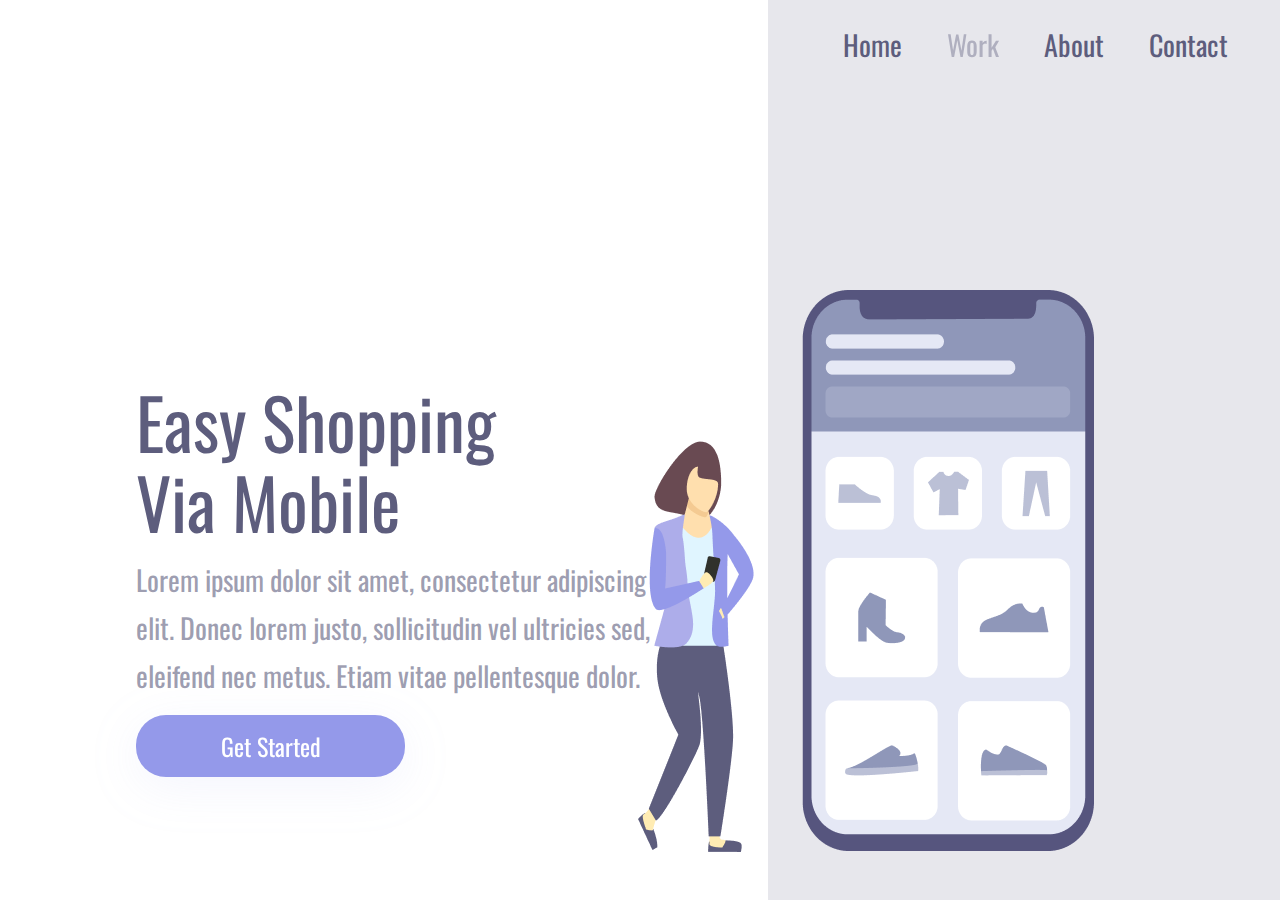
<file: projeto reponsi/index.html>
<!DOCTYPE html>
<html lang="pt-br">

<head>
    <meta charset="UTF-8">
    <meta name="viewport" content="width=device-width, initial-scale=1.0">
    <link rel="preconnect" href="https://fonts.googleapis.com">
    <link rel="preconnect" href="https://fonts.gstatic.com" crossorigin>
    <link href="https://fonts.googleapis.com/css2?family=Oswald:wght@200..700&display=swap" rel="stylesheet">
    <link rel="stylesheet" href="./styles.css">
    <title>reposividade</title>
</head>

<body>
    <div class="caixa">
    <section class="caixa-1">
        <h1>Easy Shopping
            Via Mobile</h1>

        <p>Lorem ipsum dolor sit amet, consectetur adipiscing
            elit. Donec lorem justo, sollicitudin vel ultricies sed,
            eleifend nec metus. Etiam vitae pellentesque dolor. </p>
        <button>Get Started</button>
    </section>
    <section class="caixa-2">
        <header>
            <a class="links">Home</a>
            <a class="links">Work</a>
            <a class="links">About</a>
            <a class="links">Contact</a>
        </header>
        <img src="./Illustration-3-3.png" alt="girl-fonecell">
    </section>
    </div>
</body>

</html>
</file>
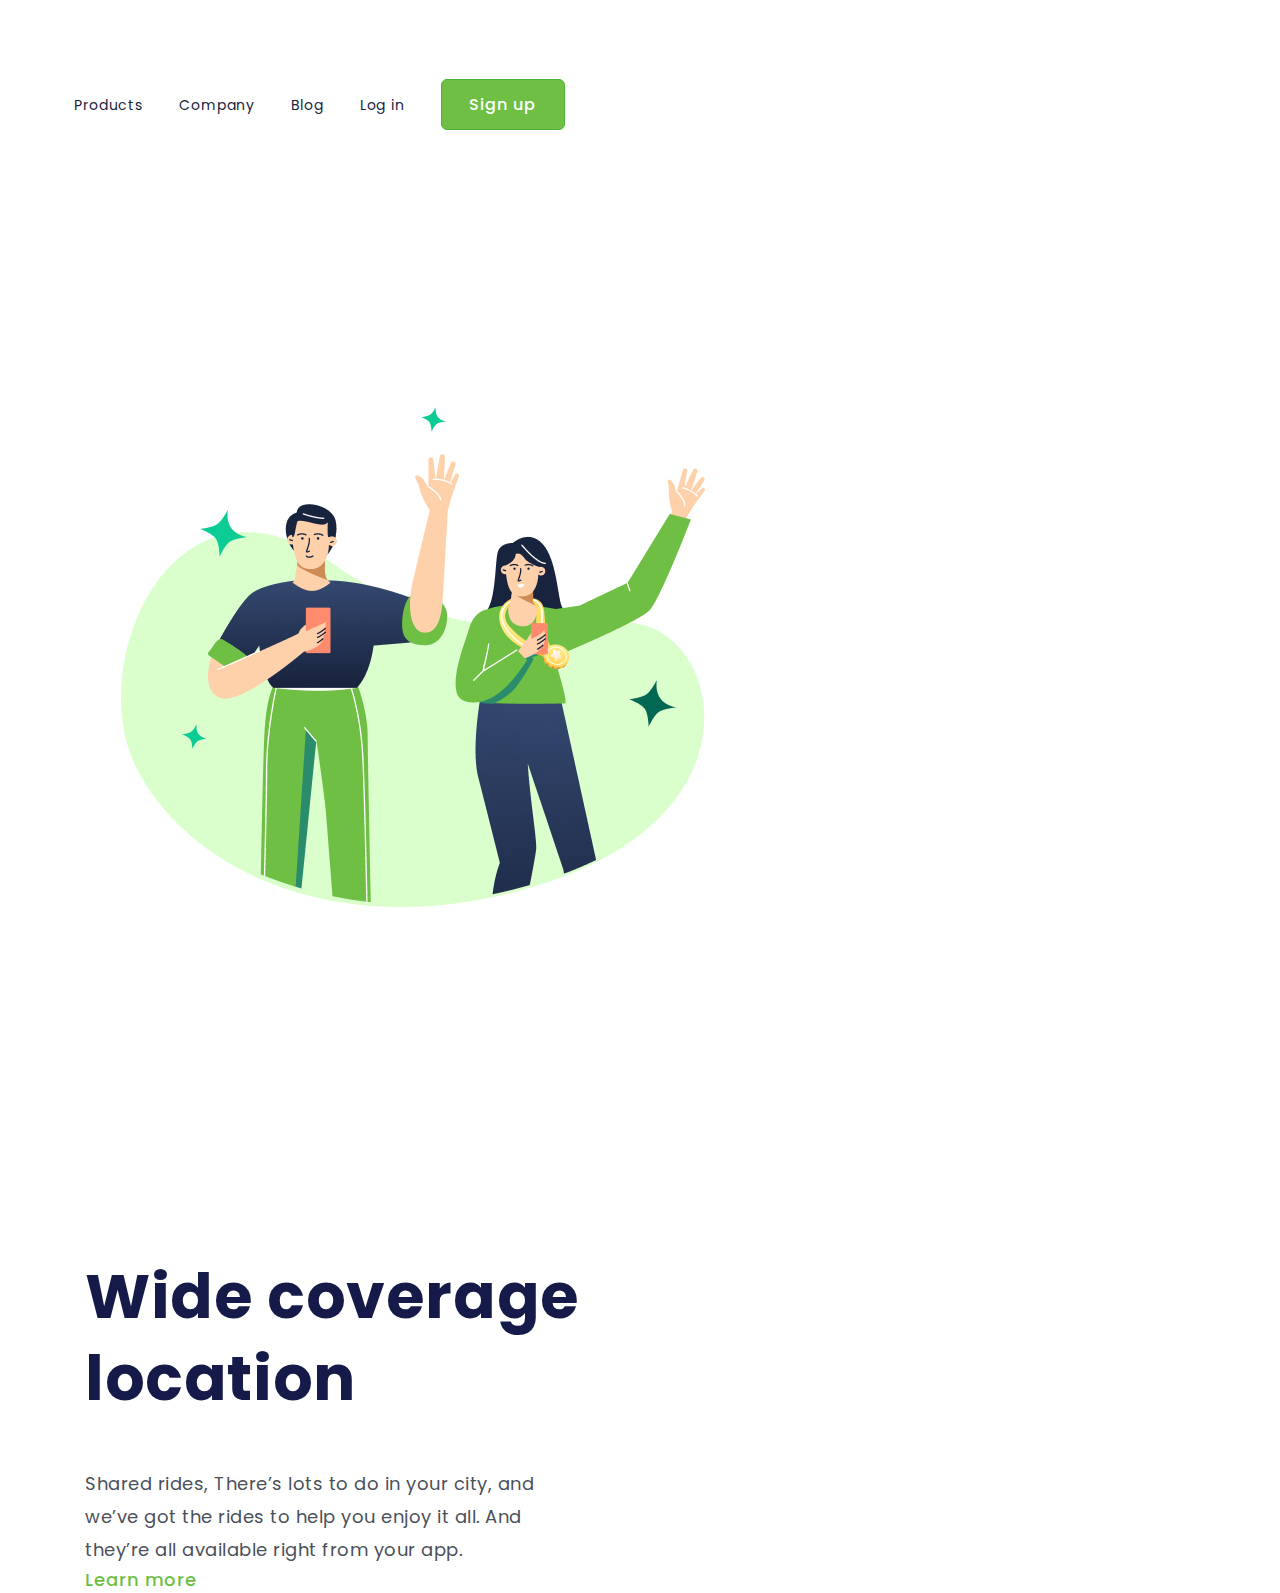
<file: projeto-2/index.html>
<!DOCTYPE html>
<html lang="pt-br">

<head>
    <meta charset="UTF-8">
    <meta name="viewport" content="width=device-width, initial-scale=1.0">
    <link rel="stylesheet" href="./stayles.css">
    <link rel="preconnect" href="https://fonts.googleapis.com">
<link rel="preconnect" href="https://fonts.gstatic.com" crossorigin>
<link href="https://fonts.googleapis.com/css2?family=Montserrat:ital,wght@0,100..900;1,100..900&family=Poppins:ital,wght@0,100;0,200;0,300;0,400;0,500;0,600;0,700;0,800;0,900;1,100;1,200;1,300;1,400;1,500;1,600;1,700;1,800;1,900&display=swap" rel="stylesheet">
    <title>projeto-2</title>
</head>

<body>
    <header>
        <a class="links">Products</a>
        <a class="links">Company</a>
        <a class="links">Blog</a>
        <a class="links">Log in</a>
        <button>Sign up</button>
    </header>
    <div>
<img src="./(Positive) Congratulation You get 40 point for your ride.png" alt="logo imagem">
<section>
<h1>Wide coverage 
location</h1>
<p>Shared rides, There’s lots to do in your city, and we’ve got the rides to help you enjoy it all. And they’re all available right from your app.</p>
<a>Learn more</a>
</section>


    </div>

</body>

</html>
</file>
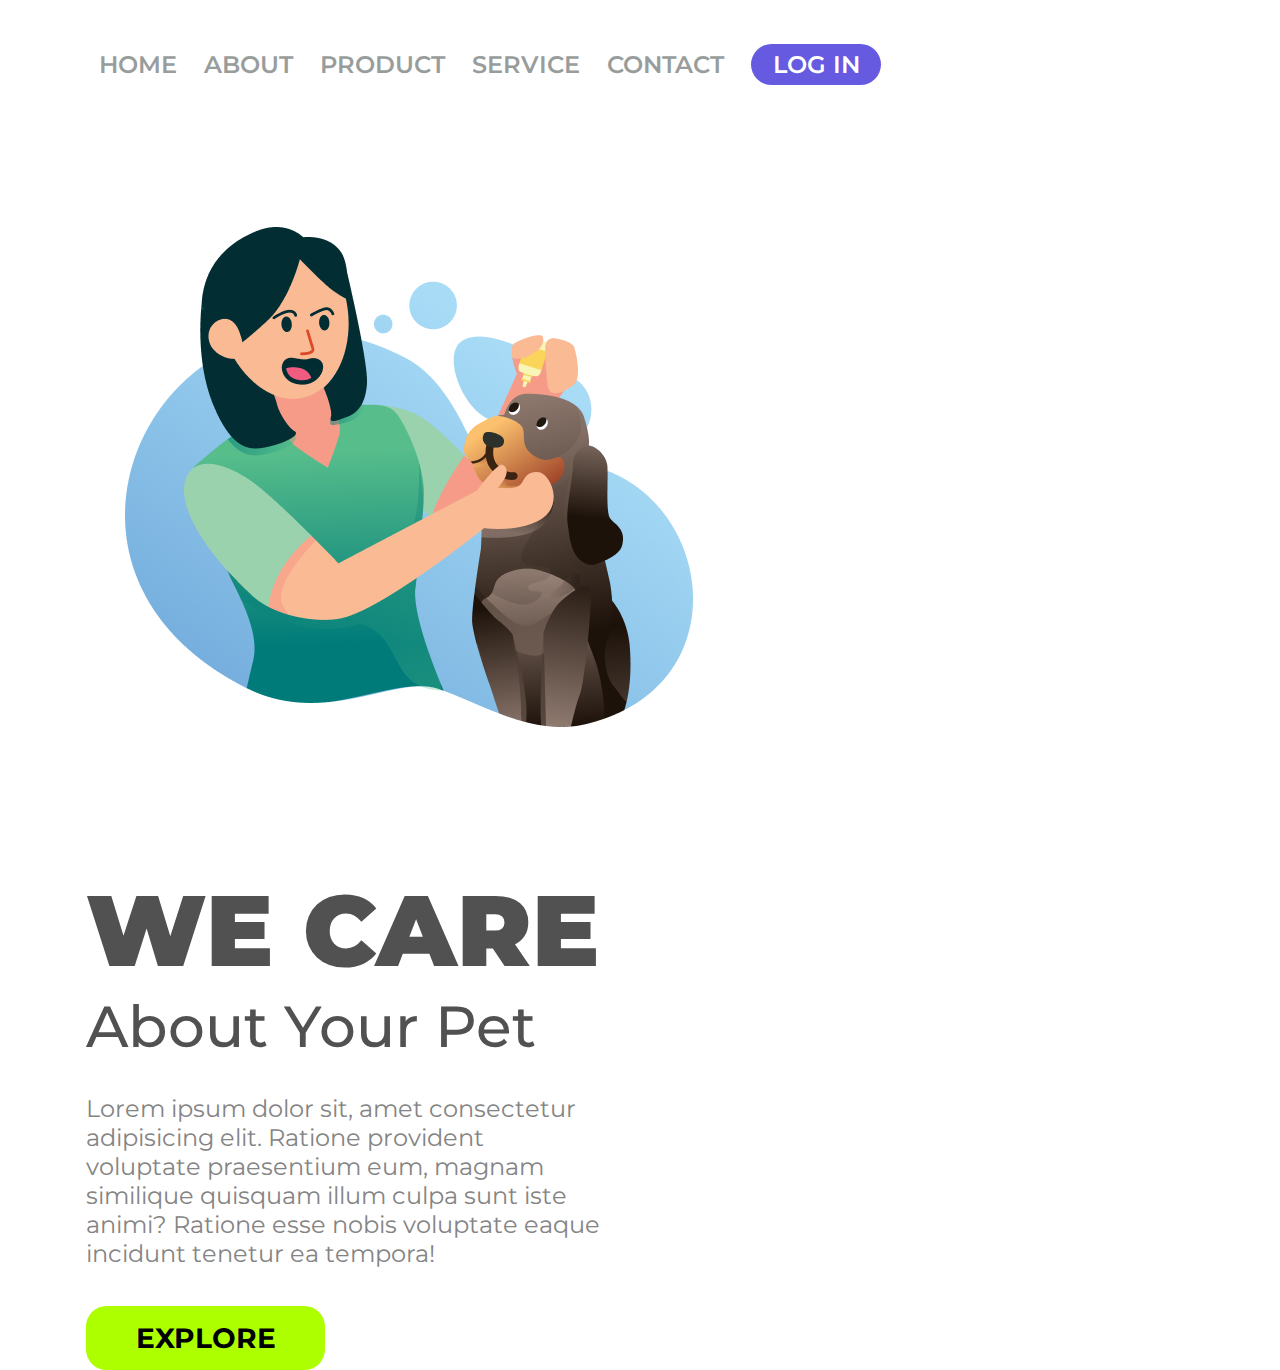
<file: projeto/index.html>
<!DOCTYPE html>
<html lang="pt-br">

<head>
    <meta charset="UTF-8">
    <meta name="viewport" content="width=device-width, initial-scale=1.0">
    <link rel="preconnect" href="https://fonts.googleapis.com">
    <link rel="preconnect" href="https://fonts.gstatic.com" crossorigin>
    <link href="https://fonts.googleapis.com/css2?family=Montserrat:ital,wght@0,100..900;1,100..900&display=swap"
        rel="stylesheet">
    <link rel="stylesheet" href="./styles.css">
    <title>Projeto-we care</title>
</head>

<body>

    <header>
        <a>HOME</a>
        <a>ABOUT</a>
        <a>PRODUCT</a>
        <a>SERVICE</a>
        <a>CONTACT</a>
        <button class="button-1">LOG IN</button>

    </header>

    <div>

        <img src="./Illustration 2.png">

   <section>
    
    <h1>WE CARE</h1>

    <h2>About Your Pet</h2>

    <p>Lorem ipsum dolor sit, amet consectetur adipisicing elit. Ratione provident voluptate praesentium eum, magnam
        similique quisquam illum culpa sunt iste animi? Ratione esse nobis voluptate eaque incidunt tenetur ea tempora!
    </p>

    <button>EXPLORE</button>
    </section>
</div>
</body>

</html>
</file>
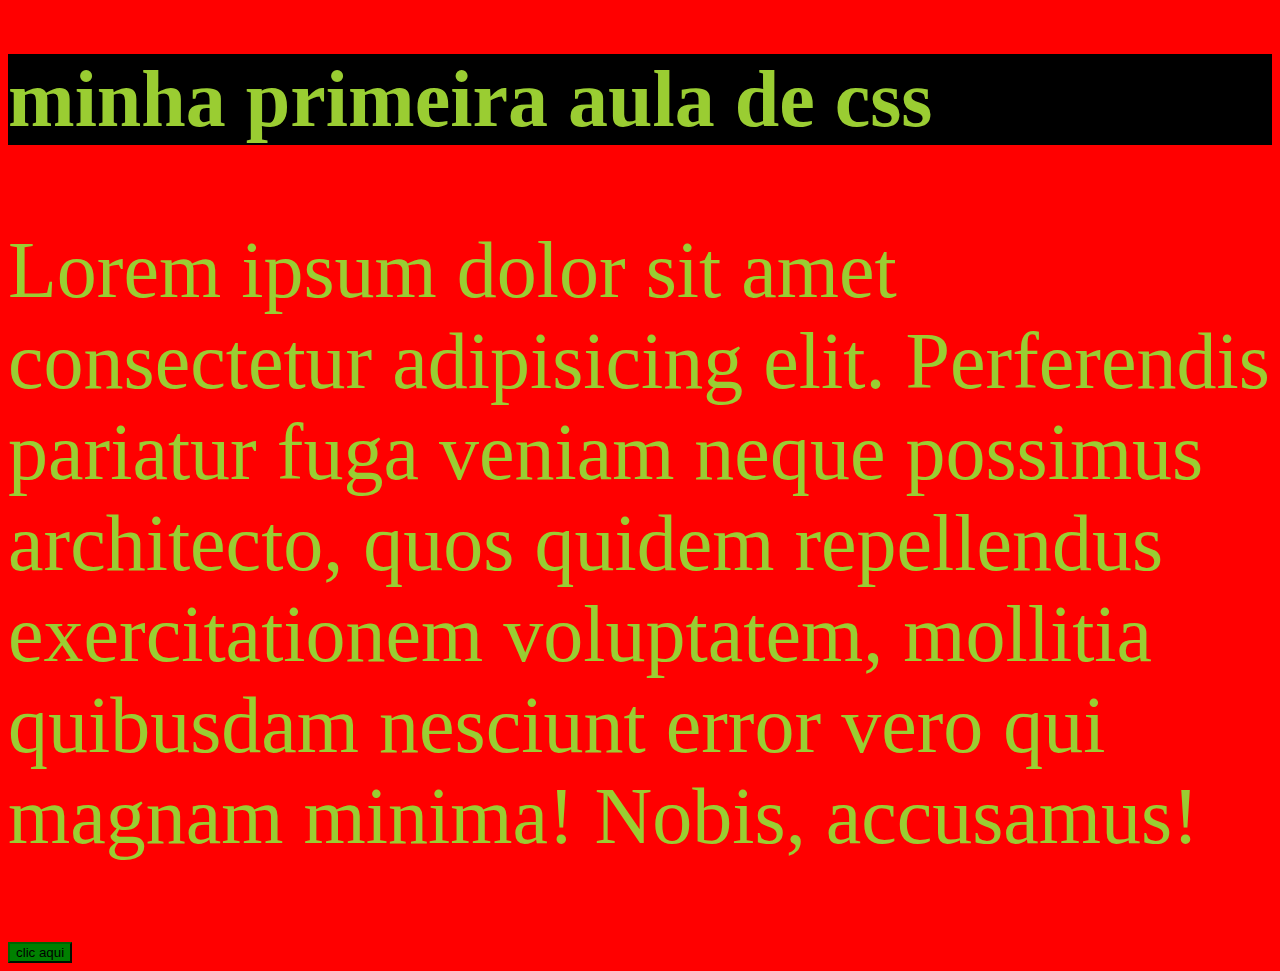
<file: sla/index.html>
<!DOCTYPE html>
<html lang="pt-br">

<head>
    <meta charset="UTF-8">
    <meta name="viewport" content="width=device-width, initial-scale=1.0">
    <link rel="stylesheet" href="./styles.css">
    <title>Document</title>
</head>

<body>
    <h1 class="mel">minha primeira aula de css</h1>
    <P class="mel">Lorem ipsum dolor sit amet consectetur adipisicing elit. Perferendis pariatur fuga veniam neque
        possimus
        architecto, quos quidem repellendus exercitationem voluptatem, mollitia quibusdam nesciunt error vero qui magnam
        minima! Nobis, accusamus!</P>
    <button>clic aqui</button>


</body>

</html>
</file>
<file: projeto reponsi/styles.css>
* {
    font-family: Oswald;
    box-sizing: border-box;
    margin: 0;
    padding: 0;


}

.caixa {
    height: 100vh;
    width: 100vw;
}

.caixa-1 {
    display: inline-block;
    width: 60%;
}

.caixa-2 {
    display: inline-block;
    background-color: rgba(93, 93, 125, 0.15);
    height: 100vh;
    width: 40%;
    position: absolute;


}

img {
    position: relative;
    top: 25%;
    right: 130px;
}

h1 {
    color: #5D5D7D;
    font-size: 70px;
    ;
    font-weight: 400;
    line-height: 80px;
    width: 368px;
    height: 160px;
    margin: 381px 0 0 136px;
}

p {
    color: rgba(93, 93, 125, 0.6);
    font-size: 28px;
    font-weight: 400;
    line-height: 48px;
    width: 540px;
    height: 144px;
    margin: 15px 0 0 136px;
}

button {
    width: 269px;
    height: 62px;
    background-color: #9499EA;
    ;
    border-radius: 30px;
    border: none;
    filter: drop-shadow(0 10px 24px rgba(148, 153, 234, 0.10));
    color: #FFF;
    font-size: 24px;
    font-weight: 400;
    margin: 15px 0 0 136px;
    cursor: pointer;
}

button:hover {
    opacity: .8;
}

button:active {
    opacity: .5;
}

header {
    margin: 24px 0 0 34px;
}

.links {
    margin-left: 41px;
    color: #5D5D7D;
    font-size: 28px;
    font-weight: 400;
    cursor: pointer;
}

a:nth-child(2) {
    opacity: .4;
}

a:hover {
    opacity: .4;
}

a:active {
    opacity: .8;
}

@media screen and (max-width: 900px) {
    .caixa-1 {
        width: 100%;
        height: 50%;
        padding: 0;
        margin: 0;
    }

    .caixa-2 {
        display: block;
        height: auto;
        width: 100%;
        position: static;
        padding: 40px;
    }

    img {
        position: static;
        width: 90%;
    }

    header {
        display: none;
    }

    h1 {
        font-size: 36px;
        font-weight: 400;
        line-height: 52px;
        width: auto;
        height: auto;
        margin: 58px 50px 0px 50px;
        text-align: center;

    }

    p {
        text-align: center;
        font-size: 14px;
        font-weight: 400;
        line-height: 24px;
        width: auto;
        margin:15px 40px 0px 40px ;
    }
    button{
font-size: 24px;
font-weight: 400;

margin: 0px auto;
display: block;
    }































}
</file>
<file: projeto-2/stayles.css>
* {
    font-family: Poppins;
    padding: 0;
    margin: 0;
    box-sizing: border-box;

}

header {
    margin: 47px 0 0 42px;

}

.links {
    margin: 0 0 0 32px;
    color: #17233D;
    font-size: 14px;
    font-weight: 400;
    letter-spacing: 0.875px;
    cursor: pointer;

}

button {
    margin: 32px 0 0 32px;
    width: 124px;
    height: 51px;
    border-radius: 6px;
    border: 1px solid #4CB538;
    background: #6FBF44;
    color: #FFF;
    font-size: 16px;
    font-weight: 500;
    letter-spacing: 1px;
    cursor: pointer;
}

img {
    margin: 277px 0 0 121px;
display: inline-block;
}

h1 {
    color: #161A49;
    font-size: 62px;
    font-weight: 700;
    line-height: 82px;
    letter-spacing: 0.596px;
    width: 582px;
    height: 164px;
    margin: 342px 0 0 85px;
}
p{
color: #4B505A;
font-size: 18px;
font-weight: 400;
line-height: 33px;
letter-spacing: 0.5px;
width: 493px;
height: 99px;
margin: 47px 0 0 85px;
}
a{
color: #6FBF44;
font-size: 18px;
font-weight: 500;
letter-spacing: 1px;
margin: 201px 0 0 85px;
cursor: pointer;

}
section{
    display: inline-block;
}
</file>
<file: projeto/styles.css>
* {
    box-sizing: border-box;
    font-family: Montserrat;
    margin: 0;
    padding: 0;
}

header {
    
    margin: 44px 0 0 76px;

}

a {
    font-size: 24px;
    font-weight: 600;
    color: #989D9C;
    margin-left: 23px;
cursor: pointer;
}
.button-1{
color: #FFF;
font-size: 24px;
font-weight: 600;
width: 130px;
height: 41px;
border-radius: 20.5px;
background: #665AE1;
border:none;
margin: 0 0 0 23px;
cursor: pointer;
}

img{
margin:142px 0 0 125px;
display: inline-block;
}

h1{
color: #515151;
font-size: 100px;
font-style: normal;
font-weight: 900;
margin: 138px 0 0 86px;


}
h2{
color: #515151;
font-size: 58px;
font-weight: 500;
margin: 0 0 0 86px;

}
p{
color: #848484;
font-size: 24px;
font-weight: 400;
width: 515px;
height: 87px;
margin: 32px 0 0 86px;

}
button:active{
opacity: .10;
}
button:hover{
opacity: .5;

}

button{
width: 239px;
height: 64px;
border-radius: 20.5px;
background: #ADFF00;
border:none;
color: #000;
font-size: 28px;
font-weight: 700;
cursor: pointer;
margin: 125px 0 0 86px;



}
section{
    display: inline-block;
}
</file>
<file: sla/styles.css>
* {
background: red;

}
h1 {
    color: red;
    background-color: black;
  }
p {
color: blue;
font-size: 20px;

}
button {
background: green;
border-color: darkgreen;
}
.mel{
color: yellowgreen;
font-size: 80px;


}
</file>
